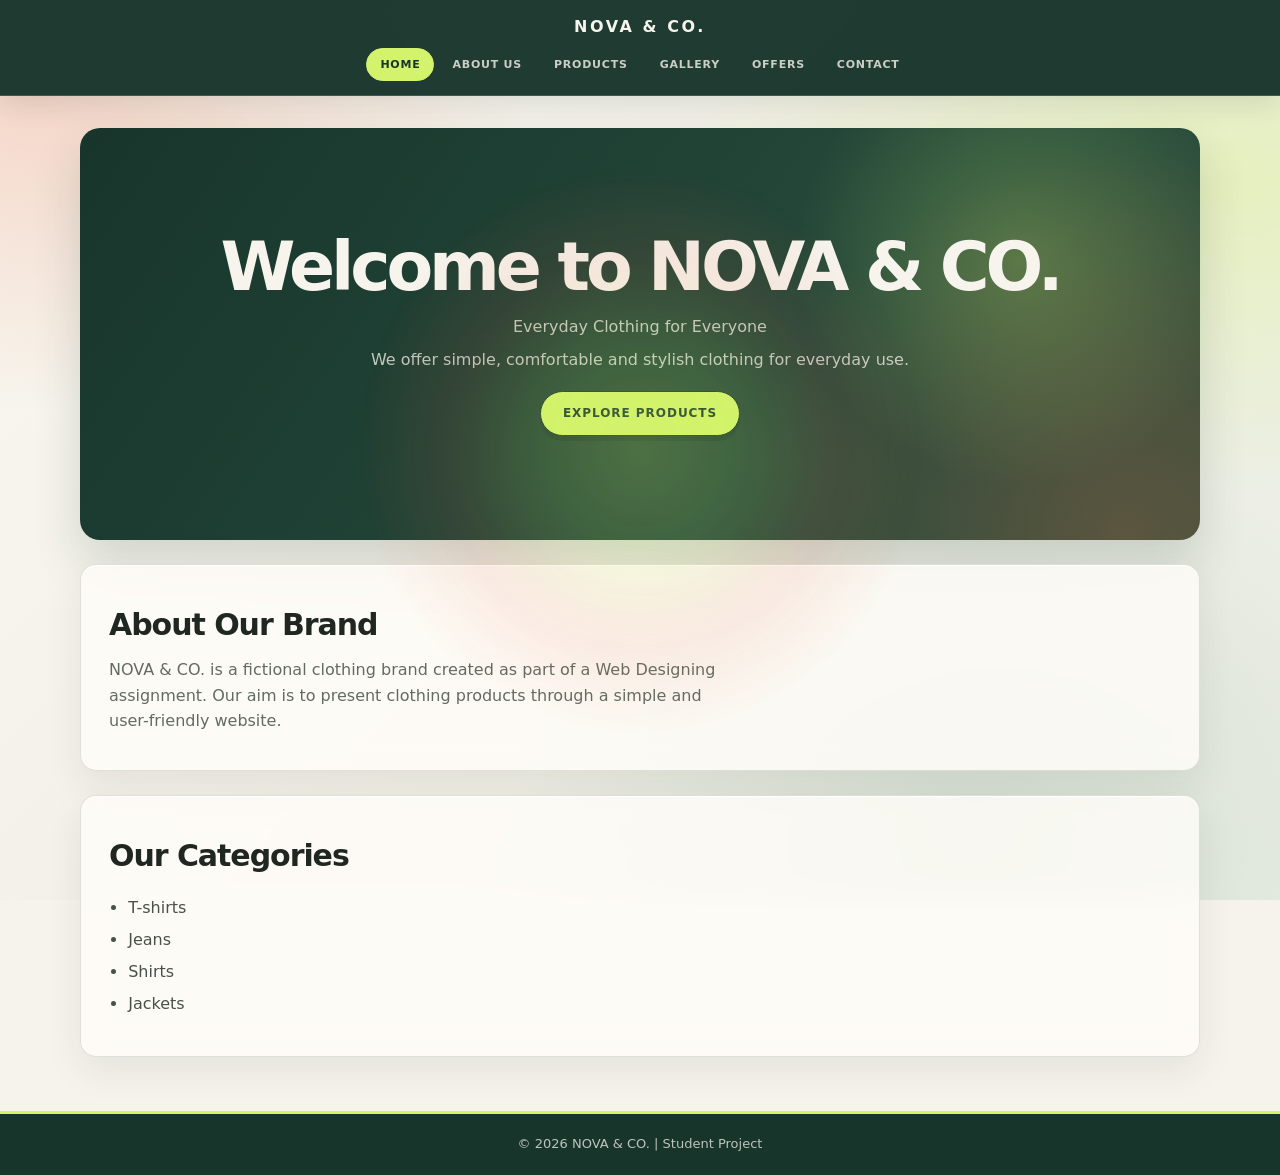
<file: index.html>
<!DOCTYPE html>
<html lang="en">
<head>
    <meta charset="UTF-8">
    <meta name="viewport" content="width=device-width, initial-scale=1.0">
    <title>NOVA & CO. | Home</title>
    <link rel="stylesheet" href="style.css">
</head>
<body>

    <header>
        <h2>NOVA & CO.</h2>

        <nav>
            <a href="index.html" aria-current="page">Home</a>
            <a href="about.html">About Us</a>
            <a href="products.html">Products</a>
            <a href="gallery.html">Gallery</a>
            <a href="offers.html">Offers</a>
            <a href="contact.html">Contact</a>
        </nav>
    </header>

    <main>
        <section class="welcome">
            <h1>Welcome to NOVA & CO.</h1>
            <p>Everyday Clothing for Everyone</p>
            <p>
                We offer simple, comfortable and stylish clothing
                for everyday use.
            </p>
            <a class="button" href="products.html">
                Explore Products
            </a>
        </section>

        <section class="intro">
            <h2>About Our Brand</h2>
            <p>
                NOVA & CO. is a fictional clothing brand created
                as part of a Web Designing assignment.
                Our aim is to present clothing products through
                a simple and user-friendly website.
            </p>
        </section>

        <section class="categories">
            <h2>Our Categories</h2>
            <ul>
                <li>T-shirts</li>
                <li>Jeans</li>
                <li>Shirts</li>
                <li>Jackets</li>
            </ul>
        </section>
    </main>

    <footer>
        <p>&copy; 2026 NOVA & CO. | Student Project</p>
    </footer>

    <script src="spotlight.js"></script>
</body>
</html>
</file>
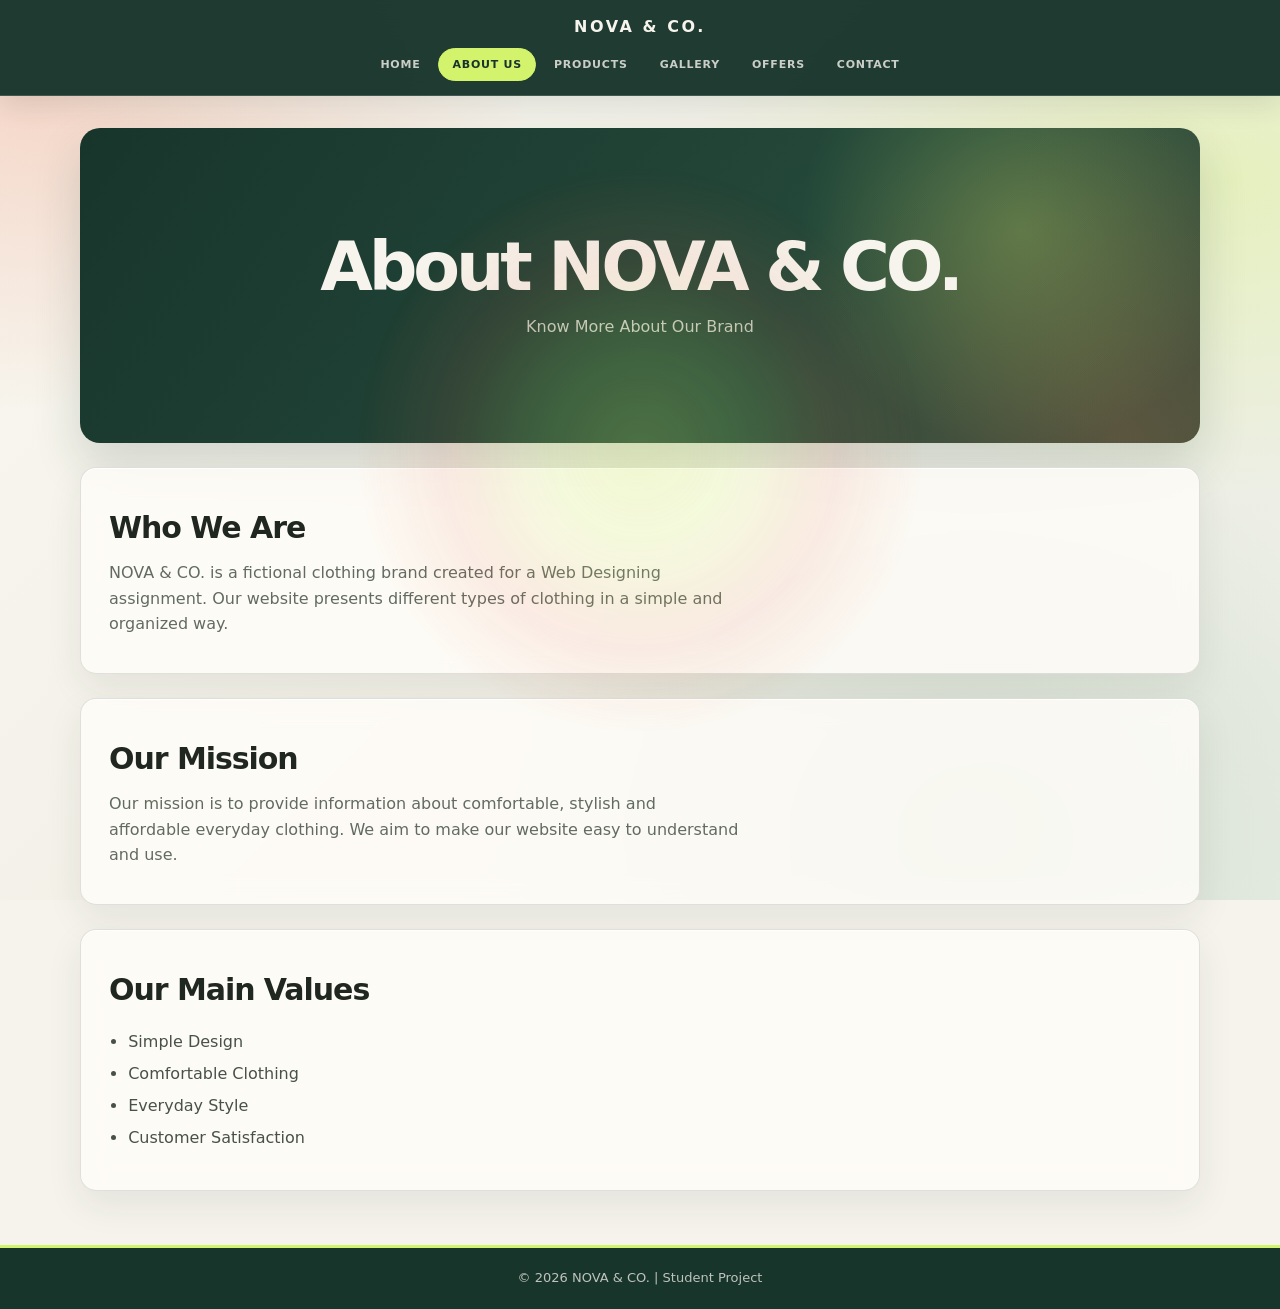
<file: about.html>
<!DOCTYPE html>
<html lang="en">
<head>
    <meta charset="UTF-8">
    <meta name="viewport" content="width=device-width, initial-scale=1.0">
    <title>About Us | NOVA & CO.</title>
    <link rel="stylesheet" href="style.css">
</head>
<body>

    <header>
        <h2>NOVA & CO.</h2>

        <nav>
            <a href="index.html">Home</a>
            <a href="about.html" aria-current="page">About Us</a>
            <a href="products.html">Products</a>
            <a href="gallery.html">Gallery</a>
            <a href="offers.html">Offers</a>
            <a href="contact.html">Contact</a>
        </nav>
    </header>

    <main>
        <section class="welcome">
            <h1>About NOVA & CO.</h1>
            <p>Know More About Our Brand</p>
        </section>

        <section class="intro">
            <h2>Who We Are</h2>
            <p>
                NOVA & CO. is a fictional clothing brand created
                for a Web Designing assignment.
                Our website presents different types of clothing
                in a simple and organized way.
            </p>
        </section>

        <section class="intro">
            <h2>Our Mission</h2>
            <p>
                Our mission is to provide information about
                comfortable, stylish and affordable everyday clothing.
                We aim to make our website easy to understand and use.
            </p>
        </section>

        <section class="categories">
            <h2>Our Main Values</h2>
            <ul>
                <li>Simple Design</li>
                <li>Comfortable Clothing</li>
                <li>Everyday Style</li>
                <li>Customer Satisfaction</li>
            </ul>
        </section>
    </main>

    <footer>
        <p>&copy; 2026 NOVA & CO. | Student Project</p>
    </footer>

    <script src="spotlight.js"></script>
</body>
</html>
</file>
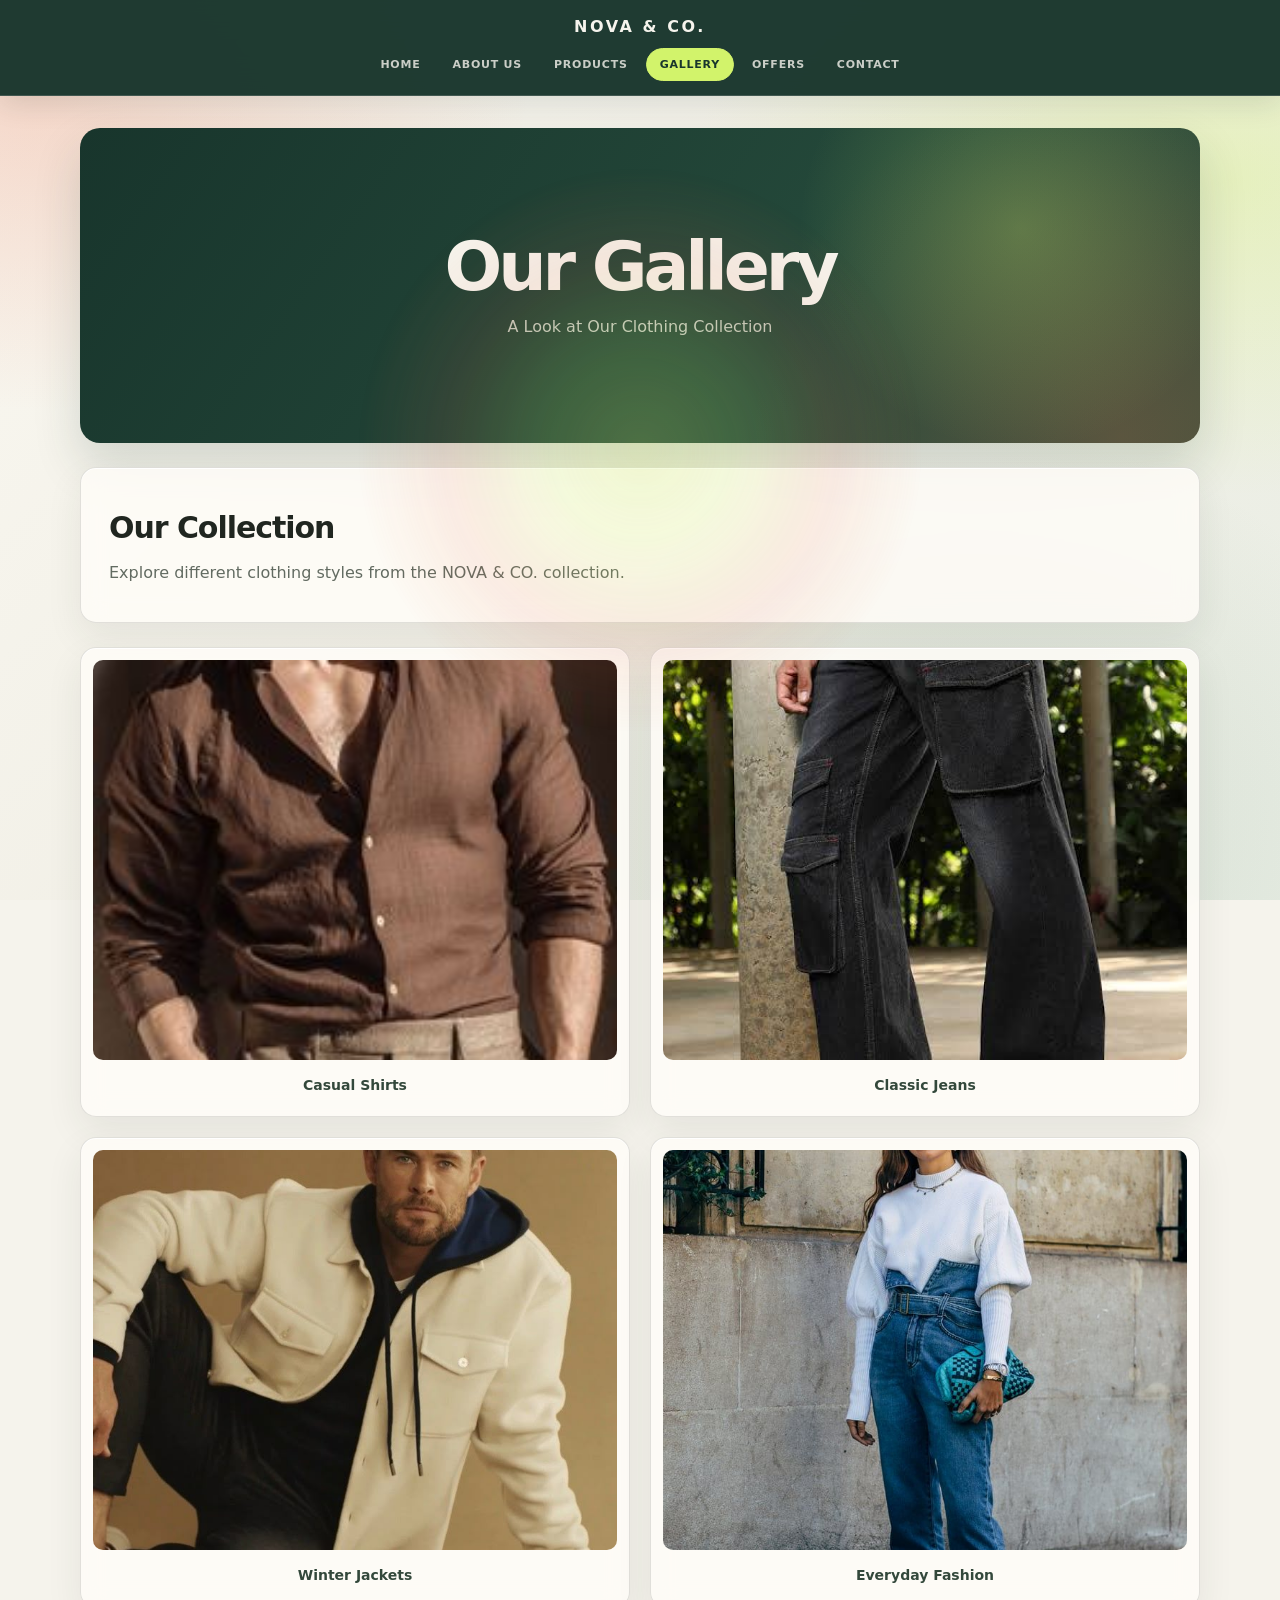
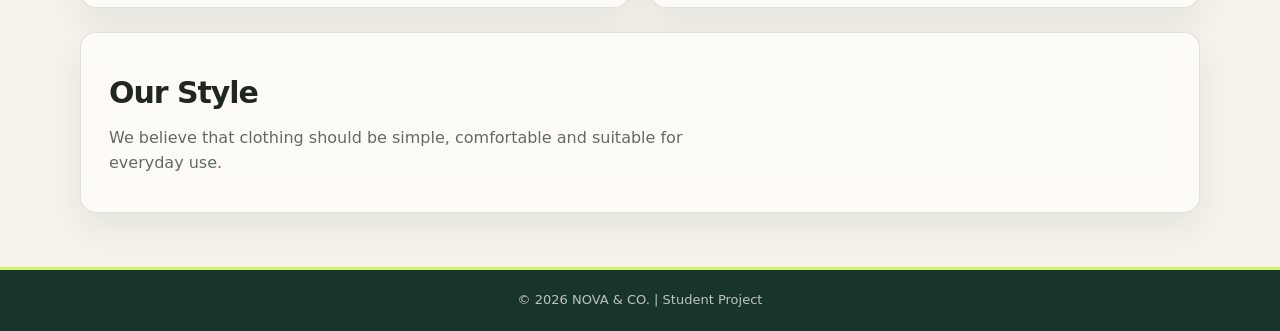
<file: gallery.html>
<!DOCTYPE html>
<html lang="en">
<head>
    <meta charset="UTF-8">
    <meta name="viewport" content="width=device-width, initial-scale=1.0">
    <title>Gallery | NOVA & CO.</title>
    <link rel="stylesheet" href="style.css">
</head>
<body>

    <header>
        <h2>NOVA & CO.</h2>

        <nav>
            <a href="index.html">Home</a>
            <a href="about.html">About Us</a>
            <a href="products.html">Products</a>
            <a href="gallery.html" aria-current="page">Gallery</a>
            <a href="offers.html">Offers</a>
            <a href="contact.html">Contact</a>
        </nav>
    </header>

    <main>
        <section class="welcome">
            <h1>Our Gallery</h1>
            <p>A Look at Our Clothing Collection</p>
        </section>

        <section class="intro">
            <h2>Our Collection</h2>
            <p>
                Explore different clothing styles from
                the NOVA & CO. collection.
            </p>
        </section>

        <section class="gallery">
            <div class="photo">
                <img src="images/shirt.jpg" alt="Casual shirt">
                <p>Casual Shirts</p>
            </div>

            <div class="photo">
                <img src="images/jeans.jpg" alt="Blue jeans">
                <p>Classic Jeans</p>
            </div>

            <div class="photo">
                <img src="images/jacket.jpg" alt="Jacket">
                <p>Winter Jackets</p>
            </div>

            <div class="photo">
                <img src="images/fashion.jpg" alt="Clothing collection">
                <p>Everyday Fashion</p>
            </div>
        </section>

        <section class="intro">
            <h2>Our Style</h2>
            <p>
                We believe that clothing should be simple,
                comfortable and suitable for everyday use.
            </p>
        </section>
    </main>

    <footer>
        <p>&copy; 2026 NOVA & CO. | Student Project</p>
    </footer>

    <script src="spotlight.js"></script>
</body>
</html>
</file>
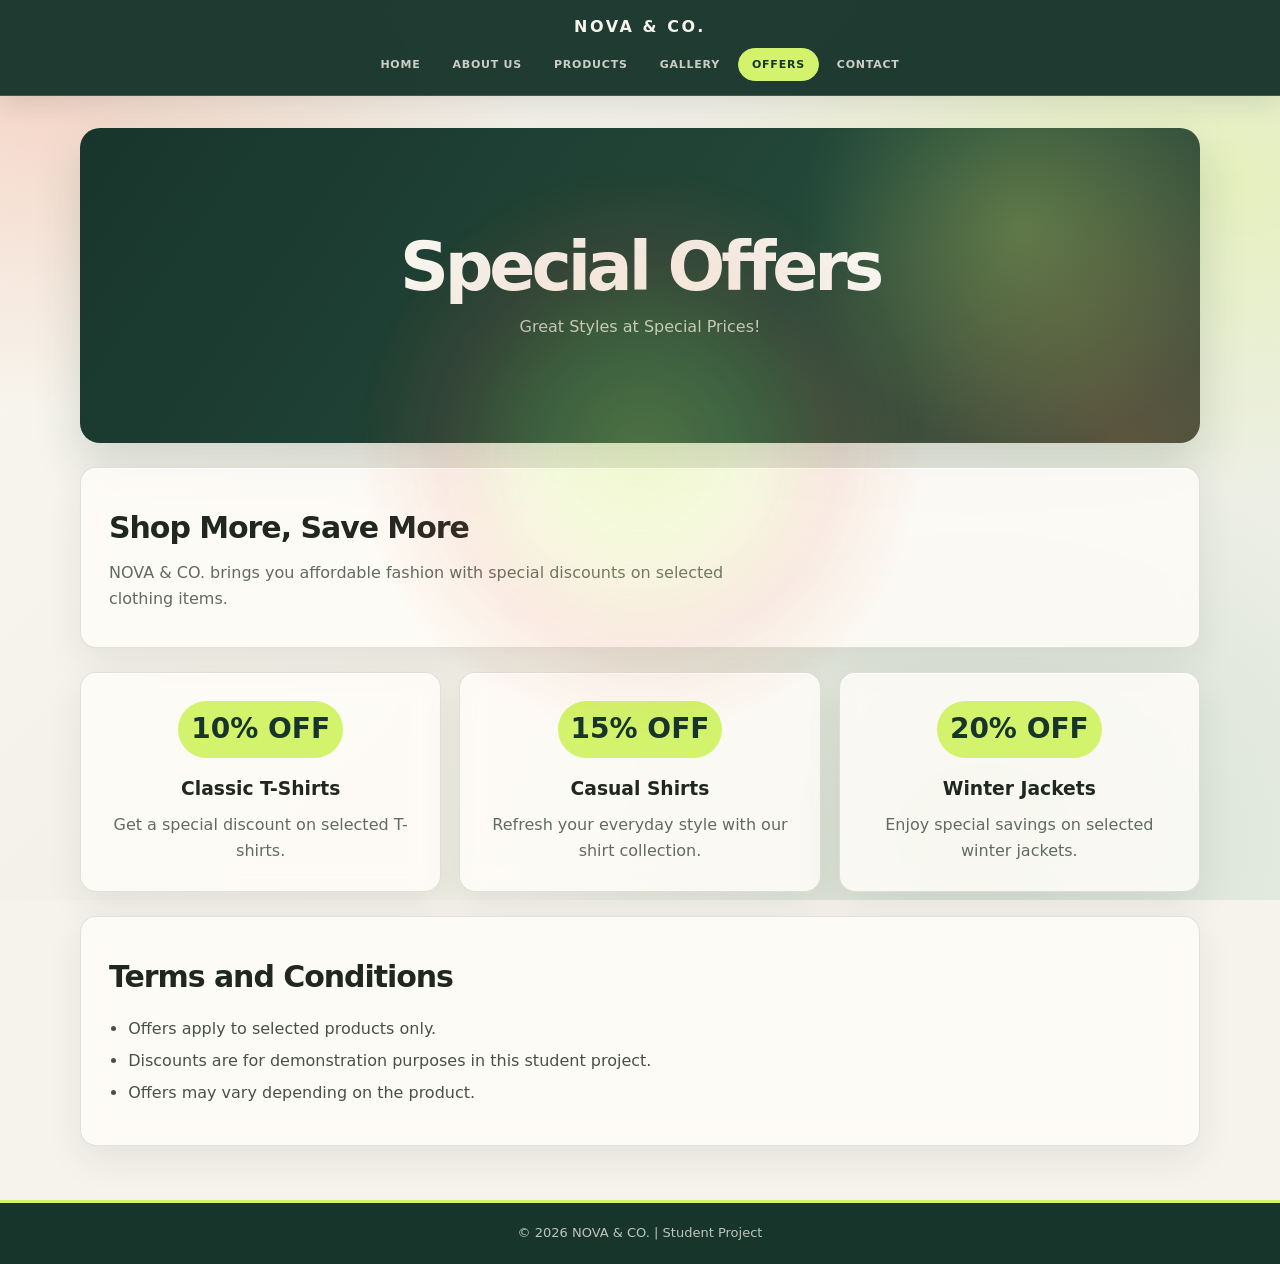
<file: offers.html>
<!DOCTYPE html>
<html lang="en">
<head>
    <meta charset="UTF-8">
    <meta name="viewport" content="width=device-width, initial-scale=1.0">
    <title>Offers | NOVA & CO.</title>
    <link rel="stylesheet" href="style.css">
</head>

<body>

<header>
    <h2>NOVA & CO.</h2>

    <nav>
        <a href="index.html">Home</a>
        <a href="about.html">About Us</a>
        <a href="products.html">Products</a>
        <a href="gallery.html">Gallery</a>
        <a href="offers.html" aria-current="page">Offers</a>
        <a href="contact.html">Contact</a>
    </nav>
</header>

<main>

    <section class="welcome">
        <h1>Special Offers</h1>
        <p>Great Styles at Special Prices!</p>
    </section>

    <section class="intro">
        <h2>Shop More, Save More</h2>
        <p>
            NOVA & CO. brings you affordable fashion with special
            discounts on selected clothing items.
        </p>
    </section>

    <section class="offer-list">

        <div class="offer-card">
            <h2>10% OFF</h2>
            <h3>Classic T-Shirts</h3>
            <p>Get a special discount on selected T-shirts.</p>
        </div>

        <div class="offer-card">
            <h2>15% OFF</h2>
            <h3>Casual Shirts</h3>
            <p>Refresh your everyday style with our shirt collection.</p>
        </div>

        <div class="offer-card">
            <h2>20% OFF</h2>
            <h3>Winter Jackets</h3>
            <p>Enjoy special savings on selected winter jackets.</p>
        </div>

    </section>

    <section class="intro">
        <h2>Terms and Conditions</h2>
        <ul>
            <li>Offers apply to selected products only.</li>
            <li>Discounts are for demonstration purposes in this student project.</li>
            <li>Offers may vary depending on the product.</li>
        </ul>
    </section>

</main>

<footer>
    <p>&copy; 2026 NOVA & CO. | Student Project</p>
</footer>

<script src="spotlight.js"></script>
</body>
</html>
</file>
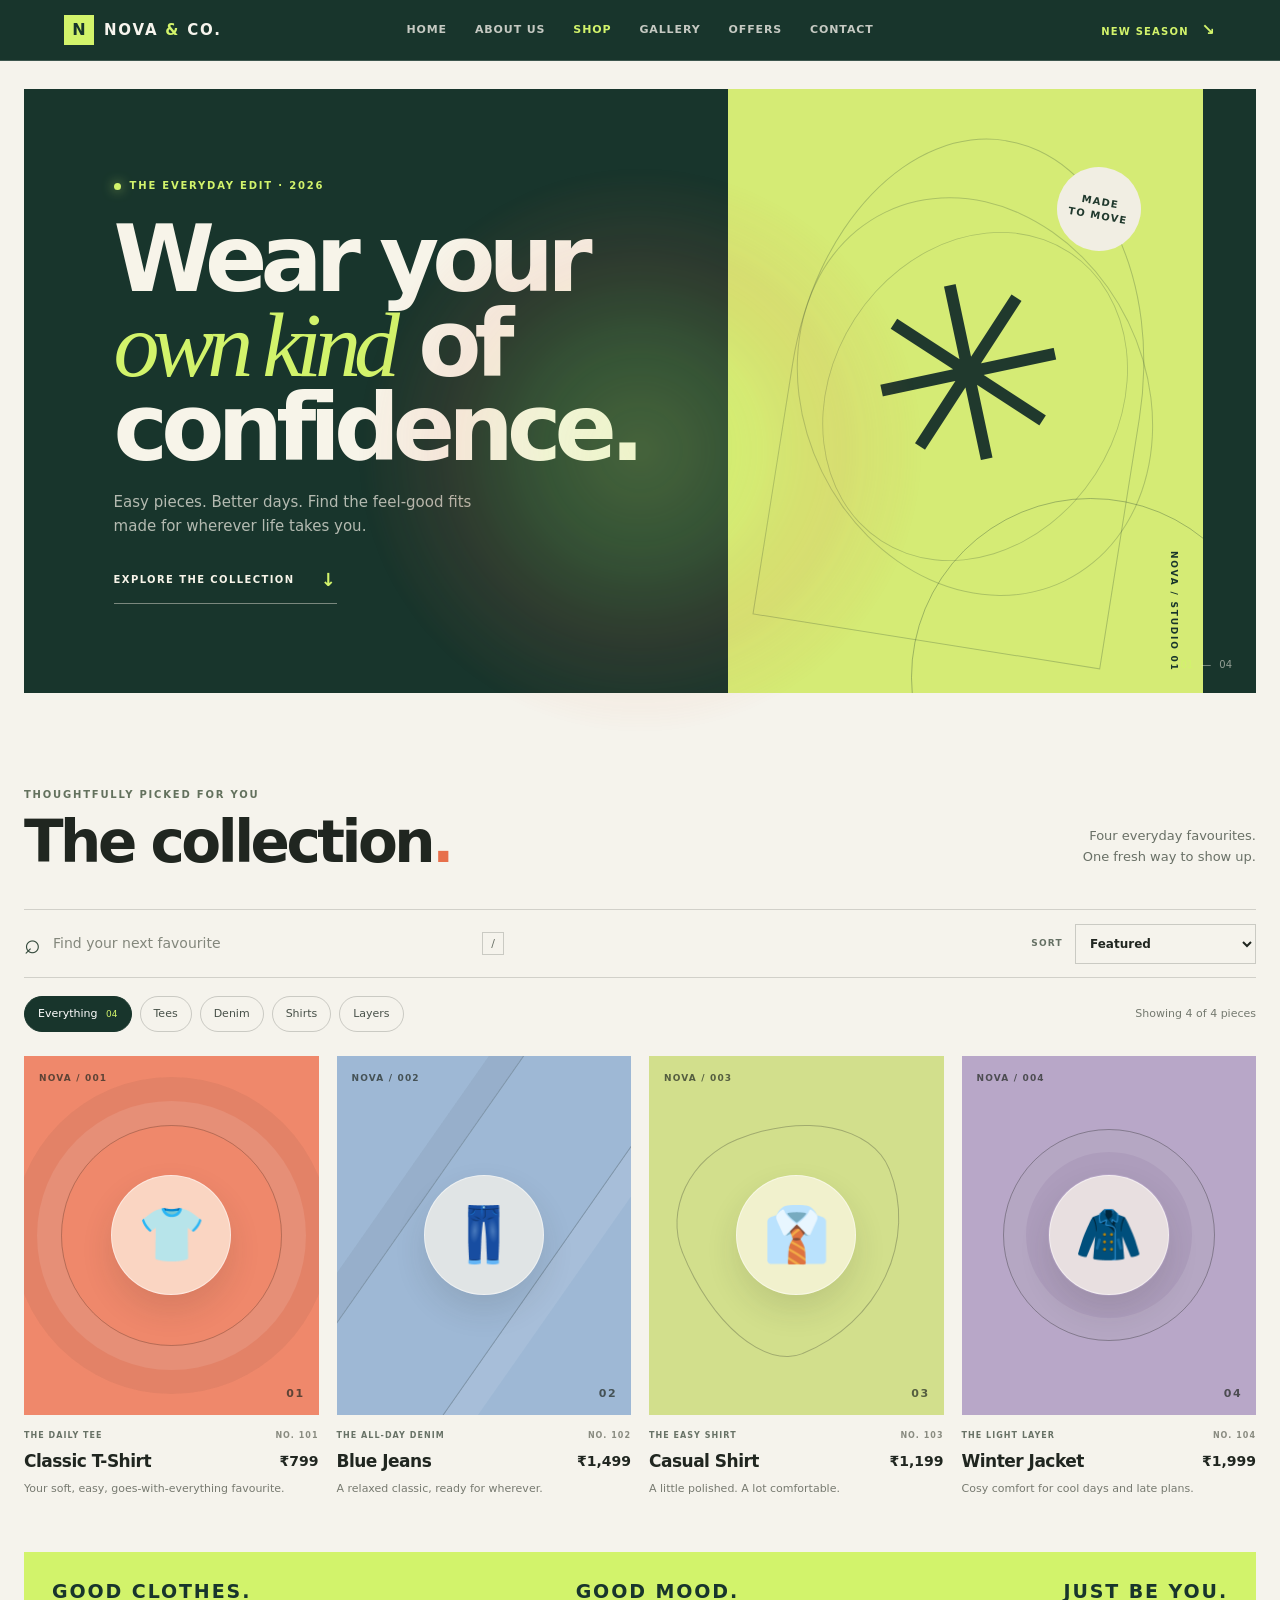
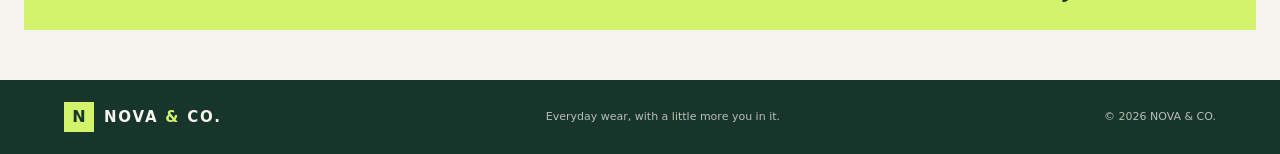
<file: products.html>
<!DOCTYPE html>
<html lang="en">
<head>
    <meta charset="UTF-8">
    <meta name="viewport" content="width=device-width, initial-scale=1.0">
    <meta name="theme-color" content="#17231f">
    <title>Shop Collection | NOVA & CO.</title>
    <link rel="stylesheet" href="style.css">
</head>
<body class="products-page">
    <header class="shop-header">
        <a class="brand" href="index.html" aria-label="NOVA and CO home"><span class="brand-mark">N</span><span>NOVA <i>&</i> CO.</span></a>
        <nav aria-label="Main navigation">
            <a href="index.html">Home</a>
            <a href="about.html">About Us</a>
            <a href="products.html" aria-current="page">Shop</a>
            <a href="gallery.html">Gallery</a>
            <a href="offers.html">Offers</a>
            <a href="contact.html">Contact</a>
        </nav>
        <a class="header-note" href="#collection">NEW SEASON <span>↘</span></a>
    </header>

    <main class="shop-main">
        <section class="shop-hero" aria-labelledby="hero-title">
            <div class="hero-copy">
                <p class="eyebrow"><span></span> THE EVERYDAY EDIT · 2026</p>
                <h1 id="hero-title">Wear your<br><em>own kind</em> of<br>confidence.</h1>
                <p class="hero-subtitle">Easy pieces. Better days. Find the feel-good fits made for wherever life takes you.</p>
                <a class="hero-link" href="#collection">EXPLORE THE COLLECTION <span>↓</span></a>
            </div>
            <div class="hero-art" aria-hidden="true">
                <span class="hero-orbit orbit-one"></span>
                <span class="hero-orbit orbit-two"></span>
                <span class="hero-sticker">MADE<br>TO MOVE</span>
                <span class="hero-garment">✳</span>
                <span class="hero-side-note">NOVA / STUDIO 01</span>
            </div>
            <div class="hero-index"><span>01</span><span>—</span><span>04</span></div>
        </section>

        <section class="collection-section" id="collection" aria-labelledby="collection-title">
            <div class="collection-heading">
                <div>
                    <p class="eyebrow dark-eyebrow">THOUGHTFULLY PICKED FOR YOU</p>
                    <h2 id="collection-title">The collection<span>.</span></h2>
                </div>
                <p class="collection-intro">Four everyday favourites.<br>One fresh way to show up.</p>
            </div>

            <div class="collection-tools">
                <label class="search-box">
                    <span class="search-icon" aria-hidden="true">⌕</span>
                    <span class="visually-hidden">Search products</span>
                    <input id="product-search" type="search" placeholder="Find your next favourite" autocomplete="off">
                    <kbd>/</kbd>
                </label>
                <label class="sort-box"><span>SORT</span>
                    <select id="price-sort" aria-label="Sort products by price">
                        <option value="default">Featured</option>
                        <option value="low">Price: low to high</option>
                        <option value="high">Price: high to low</option>
                    </select>
                </label>
            </div>

            <div class="category-chips" role="group" aria-label="Filter products by category">
                <button class="category-chip is-active" type="button" data-category="all" aria-pressed="true">Everything <span>04</span></button>
                <button class="category-chip" type="button" data-category="t-shirt" aria-pressed="false">Tees</button>
                <button class="category-chip" type="button" data-category="jeans" aria-pressed="false">Denim</button>
                <button class="category-chip" type="button" data-category="shirt" aria-pressed="false">Shirts</button>
                <button class="category-chip" type="button" data-category="jacket" aria-pressed="false">Layers</button>
                <p id="product-count" aria-live="polite">Showing all 4 pieces</p>
            </div>

            <div class="product-grid" id="product-grid">
                <article class="product-card" data-category="t-shirt" data-price="799">
                    <div class="product-art art-coral" aria-hidden="true">
                        <span class="art-caption">NOVA / 001</span><span class="art-shape shape-disc"></span><span class="garment-icon">👕</span><span class="art-index">01</span>
                    </div>
                    <div class="product-meta"><span class="product-category">THE DAILY TEE</span><span class="product-code">NO. 101</span></div>
                    <div class="product-title-row"><h3>Classic T-Shirt</h3><span class="product-price">₹799</span></div>
                    <p class="product-description">Your soft, easy, goes-with-everything favourite.</p>
                </article>

                <article class="product-card" data-category="jeans" data-price="1499">
                    <div class="product-art art-blue" aria-hidden="true">
                        <span class="art-caption">NOVA / 002</span><span class="art-shape shape-stripe"></span><span class="garment-icon">👖</span><span class="art-index">02</span>
                    </div>
                    <div class="product-meta"><span class="product-category">THE ALL-DAY DENIM</span><span class="product-code">NO. 102</span></div>
                    <div class="product-title-row"><h3>Blue Jeans</h3><span class="product-price">₹1,499</span></div>
                    <p class="product-description">A relaxed classic, ready for wherever.</p>
                </article>

                <article class="product-card" data-category="shirt" data-price="1199">
                    <div class="product-art art-lime" aria-hidden="true">
                        <span class="art-caption">NOVA / 003</span><span class="art-shape shape-blob"></span><span class="garment-icon">👔</span><span class="art-index">03</span>
                    </div>
                    <div class="product-meta"><span class="product-category">THE EASY SHIRT</span><span class="product-code">NO. 103</span></div>
                    <div class="product-title-row"><h3>Casual Shirt</h3><span class="product-price">₹1,199</span></div>
                    <p class="product-description">A little polished. A lot comfortable.</p>
                </article>

                <article class="product-card" data-category="jacket" data-price="1999">
                    <div class="product-art art-lilac" aria-hidden="true">
                        <span class="art-caption">NOVA / 004</span><span class="art-shape shape-ring"></span><span class="garment-icon">🧥</span><span class="art-index">04</span>
                    </div>
                    <div class="product-meta"><span class="product-category">THE LIGHT LAYER</span><span class="product-code">NO. 104</span></div>
                    <div class="product-title-row"><h3>Winter Jacket</h3><span class="product-price">₹1,999</span></div>
                    <p class="product-description">Cosy comfort for cool days and late plans.</p>
                </article>
            </div>

            <div id="empty-state" class="empty-state" hidden>
                <span>✳</span><h3>No pieces found</h3><p>Try another search or choose a different category.</p>
                <button id="reset-filters" type="button">RESET FILTERS ↗</button>
            </div>
        </section>

        <section class="shop-note" aria-label="Our promise">
            <span>GOOD CLOTHES.</span><span>GOOD MOOD.</span><span>JUST BE YOU.</span>
        </section>
    </main>

    <footer class="shop-footer"><a class="brand footer-brand" href="index.html"><span class="brand-mark">N</span><span>NOVA <i>&</i> CO.</span></a><p>Everyday wear, with a little more you in it.</p><span>© 2026 NOVA & CO.</span></footer>
    <script src="spotlight.js"></script>
    <script src="products.js"></script>
</body>
</html>
</file>
<file: style.css>
:root {
    --paper: #f5f3ec;
    --ink: #202620;
    --accent: #e76f4b;
    --panel: rgba(255, 253, 248, 0.82);
    --edge: rgba(32, 38, 32, 0.2);
}

* {
    box-sizing: border-box;
}

body {
    margin: 0;
    min-height: 100vh;
    font-family: "Segoe UI", system-ui, sans-serif;
    color: var(--ink);
    background-color: var(--paper);
    background-image:
        radial-gradient(ellipse at 12% 16%, rgba(255, 111, 145, 0.72), transparent 34%),
        radial-gradient(ellipse at 87% 19%, rgba(255, 190, 74, 0.62), transparent 31%),
        radial-gradient(ellipse at 72% 78%, rgba(61, 202, 185, 0.64), transparent 34%),
        radial-gradient(ellipse at 18% 83%, rgba(112, 117, 235, 0.52), transparent 33%),
        linear-gradient(135deg, #f4e6eb 0%, #e8e9f7 48%, #e3f1ec 100%);
    background-attachment: fixed;
    line-height: 1.6;
}

.products-page {
    --spotlight-x: 50vw;
    --spotlight-y: 28vh;
    background-color: #e9dfd0;
    background-image:
        radial-gradient(ellipse at 4% 16%, rgba(231, 83, 57, 0.95), transparent 32%),
        radial-gradient(ellipse at 96% 12%, rgba(246, 180, 52, 0.9), transparent 31%),
        radial-gradient(ellipse at 88% 82%, rgba(36, 112, 105, 0.88), transparent 36%),
        radial-gradient(ellipse at 8% 94%, rgba(68, 87, 157, 0.78), transparent 34%),
        linear-gradient(135deg, #f2e6d2 0%, #f2c5a4 48%, #c9d8bd 100%);
    background-attachment: fixed;
}

.products-page::before {
    position: fixed;
    z-index: 0;
    inset: 0;
    background: radial-gradient(430px circle at var(--spotlight-x) var(--spotlight-y), rgba(255, 255, 255, 0.62), rgba(255, 212, 117, 0.2) 42%, transparent 74%);
    content: "";
    pointer-events: none;
    transition: background-position 140ms ease-out;
}

.products-page main,
.products-page footer {
    position: relative;
    z-index: 1;
}

.products-page .welcome,
.products-page .intro,
.products-page .categories,
.products-page .product-list {
    color: #292a31;
    border-color: rgba(56, 58, 49, 0.25);
    background: rgba(255, 253, 248, 0.58);
    border-radius: 18px;
    -webkit-backdrop-filter: blur(14px) saturate(1.15);
    backdrop-filter: blur(14px) saturate(1.15);
    box-shadow: 0 18px 42px rgba(68, 57, 42, 0.12), inset 0 1px 0 rgba(255, 255, 255, 0.86);
    transition: transform 180ms ease, box-shadow 180ms ease;
}

.products-page .welcome:hover,
.products-page .intro:hover,
.products-page .categories:hover,
.products-page .product-list:hover {
    transform: translateY(-2px);
    box-shadow: 0 22px 50px rgba(68, 57, 42, 0.18), inset 0 1px 0 rgba(255, 255, 255, 0.92);
}

.products-page .welcome p,
.products-page .intro p,
.products-page .product-count {
    color: #62645e;
}

.products-page .product-controls label span {
    color: #44463f;
}

.products-page header {
    color: #f7f3e9;
    border-color: #293c35;
    background: rgba(38, 55, 48, 0.96);
    box-shadow: 0 8px 28px rgba(43, 48, 38, 0.2);
}

.products-page nav a {
    color: #f7f3e9;
}

.products-page nav a:hover {
    background: linear-gradient(115deg, #de9368, #e8bd7b);
    color: #292a31;
    border-color: #f1cf9a;
}

::selection {
    background: var(--accent);
    color: var(--ink);
}

a:focus-visible,
button:focus-visible,
input:focus-visible,
select:focus-visible,
textarea:focus-visible {
    outline: 2px solid var(--accent);
    outline-offset: 3px;
}

header,
footer,
.welcome,
.intro,
.categories,
.product-list,
.offer-card,
.photo,
.contact-form {
    border: 2px solid var(--edge);
    background: var(--panel);
    -webkit-backdrop-filter: blur(18px) saturate(1.35);
    backdrop-filter: blur(18px) saturate(1.35);
    box-shadow: 7px 7px 0 var(--ink), inset 0 1px 0 rgba(255, 255, 255, 0.72);
}

header {
    position: sticky;
    top: 0;
    z-index: 10;
    padding: 18px 20px 14px;
    text-align: center;
    border-radius: 0;
}

header h2 {
    margin: 0;
    font-size: 15px;
    font-weight: 700;
    letter-spacing: 0.18em;
    text-transform: uppercase;
}

nav {
    display: flex;
    flex-wrap: wrap;
    justify-content: center;
    gap: 6px 8px;
    margin-top: 12px;
}

nav a {
    display: inline-block;
    padding: 7px 14px;
    border-radius: 0;
    color: var(--ink);
    font-size: 14px;
    text-decoration: none;
    border: 1px solid transparent;
    font-weight: 700;
    text-transform: uppercase;
    transition: background-color 0.15s ease, color 0.15s ease;
}

nav a:hover {
    background: linear-gradient(115deg, #ff5b72, #ff9a55 58%, #ffc857);
    color: var(--ink);
    border-color: var(--ink);
}

main {
    width: min(1040px, calc(100% - 36px));
    margin: 28px auto 48px;
    display: flex;
    flex-direction: column;
    gap: 22px;
}

.welcome,
.intro,
.categories,
.product-list {
    padding: 36px 28px;
    text-align: center;
    border-radius: 0;
}

.welcome {
    padding: 72px 28px;
}

.welcome h1 {
    margin: 0 0 8px;
    font-size: clamp(26px, 7vw, 46px);
    line-height: 1.15;
    letter-spacing: -0.03em;
}

.welcome p,
.intro p,
.categories p,
.offer-card p {
    margin: 8px auto 0;
    max-width: 62ch;
    color: #4b4e60;
}

h2, h3 {
    margin: 0;
    font-weight: 600;
}

.button,
.contact-form button {
    display: inline-block;
    margin-top: 18px;
    padding: 12px 24px;
    border: 2px solid var(--ink);
    border-radius: 0;
    background: linear-gradient(115deg, #ff5b72, #ff9a55 58%, #ffc857);
    color: var(--ink);
    font-family: inherit;
    font-size: 15px;
    font-weight: 700;
    text-decoration: none;
    cursor: pointer;
    transition: background-color 0.15s ease, color 0.15s ease, transform 0.15s ease;
}

.button:hover,
.contact-form button:hover {
    background: linear-gradient(115deg, #20223b, #34305a);
    color: #ffffff;
    transform: translate(-2px, -2px);
    box-shadow: 4px 4px 0 var(--accent);
}

.categories ul,
.intro ul {
    display: inline-block;
    margin: 14px 0 0;
    padding-left: 1.2rem;
    text-align: left;
    line-height: 2;
}

footer {
    padding: 18px;
    text-align: center;
    font-size: 13px;
    color: var(--panel);
    background: linear-gradient(115deg, rgba(32, 34, 59, 0.94), rgba(52, 48, 90, 0.92));
    border: 2px solid var(--ink);
    border-radius: 0;
    box-shadow: 7px 7px 0 #35b9a8;
}

footer p {
    margin: 0;
}

.product-list {
    padding-bottom: 28px;
}

.product-controls {
    display: grid;
    grid-template-columns: repeat(3, minmax(0, 1fr));
    gap: 12px;
    margin: 20px auto 0;
    text-align: left;
}

.product-controls label span {
    display: block;
    margin-bottom: 5px;
    font-size: 13px;
    font-weight: 700;
}

.product-controls input,
.product-controls select {
    width: 100%;
    min-height: 44px;
    padding: 9px 11px;
    border: 2px solid var(--ink);
    border-radius: 0;
    background: rgba(255, 255, 255, 0.72);
    color: var(--ink);
    font: inherit;
}

.product-count {
    margin: 12px 0 0;
    text-align: left;
    font-size: 14px;
    color: #4b4e60;
}

.product-empty td {
    padding: 22px 12px;
    font-weight: 700;
}

table {
    width: 100%;
    margin: 18px auto 0;
    border-collapse: separate;
    border-spacing: 0;
    overflow: hidden;
    border-radius: 14px;
}

.products-page table {
    border: 1px solid rgba(56, 58, 49, 0.16);
    background: rgba(255, 255, 255, 0.48);
    color: #292a31;
    box-shadow: 0 12px 28px rgba(68, 57, 42, 0.08);
}

.products-page th,
.products-page td {
    border-bottom-color: rgba(56, 58, 49, 0.14);
}

.products-page thead th {
    background: linear-gradient(110deg, #e7b18c, #e5d5a9);
    color: #292a31;
}

.products-page tbody tr:not(.product-empty) {
    transition: background-color 160ms ease, color 160ms ease;
}

.products-page tbody tr:not(.product-empty):hover td {
    background-color: rgba(218, 145, 103, 0.14);
}

.products-page .product-empty td {
    color: #44463f;
}

.products-page tbody td:last-child {
    font-weight: 700;
}

th, td {
    padding: 13px 12px;
    border-bottom: 1px solid rgba(32, 34, 59, 0.2);
    text-align: center;
}

th {
    background-color: rgba(255, 255, 255, 0.52);
    font-weight: 700;
}

tr:last-child td {
    border-bottom: none;
}

tr:hover td {
    background-color: rgba(255, 91, 114, 0.2);
}

.gallery {
    display: grid;
    grid-template-columns: repeat(2, 1fr);
    gap: 22px;
}

.photo {
    padding: 12px 12px 16px;
    text-align: center;
    border-radius: 0;
    transition: transform 0.2s ease;
}

.photo:hover,
.offer-card:hover {
    transform: translateY(-4px);
}

.photo img {
    width: 100%;
    height: 420px;
    object-fit: cover;
    display: block;
    border: 2px solid var(--ink);
    border-radius: 0;
}

.photo p {
    margin: 12px 0 4px;
    font-weight: 700;
}

.offer-list {
    display: grid;
    grid-template-columns: repeat(3, 1fr);
    gap: 22px;
}

.offer-card {
    padding: 28px 18px;
    text-align: center;
    border-radius: 0;
    transition: transform 0.2s ease;
}

.offer-card h2 {
    display: inline-block;
    padding: 0 7px;
    background: linear-gradient(110deg, #ff5b72, #ffad55);
    font-size: 32px;
    color: var(--ink);
}

.offer-card h3 {
    margin-top: 8px;
    color: var(--ink);
}

.contact-form {
    width: min(600px, 100%);
    margin: 0 auto;
    padding: 28px;
    border-radius: 0;
}

.contact-form label {
    display: block;
    margin-top: 15px;
    margin-bottom: 6px;
    font-weight: 700;
}

.contact-form input,
.contact-form select,
.contact-form textarea {
    width: 100%;
    padding: 12px 14px;
    border: 2px solid var(--ink);
    border-radius: 0;
    background: rgba(255, 255, 255, 0.52);
    color: var(--ink);
    font-family: inherit;
    font-size: 15px;
}

.contact-form input::placeholder,
.contact-form textarea::placeholder {
    color: #626477;
}

.contact-form textarea {
    resize: vertical;
}

.contact-form button {
    margin-top: 20px;
}

@media (max-width: 800px) {
    .offer-list {
        grid-template-columns: 1fr;
    }
}

@media (max-width: 600px) {
    header {
        padding-left: 10px;
        padding-right: 10px;
    }

    header h2 {
        letter-spacing: 0.22em;
    }

    nav a {
        padding: 6px 10px;
        font-size: 13px;
    }

    main {
        width: calc(100% - 24px);
        margin: 18px auto 32px;
    }

    .welcome {
        padding: 42px 16px;
    }

    .intro,
    .categories,
    .product-list,
    .contact-form {
        padding: 22px 16px;
    }

    .gallery {
        grid-template-columns: 1fr;
    }

    .product-controls {
        grid-template-columns: 1fr;
    }

    .photo img {
        height: 280px;
    }

    table {
        font-size: 13px;
    }

    th, td {
        padding: 8px 4px;
    }
}

@media (prefers-reduced-motion: reduce) {
    .products-page *,
    .products-page *::before,
    .products-page *::after {
        scroll-behavior: auto !important;
        transition-duration: 0.01ms !important;
    }
}

@supports not ((backdrop-filter: blur(1px)) or (-webkit-backdrop-filter: blur(1px))) {
    header,
    footer,
    .welcome,
    .intro,
    .categories,
    .product-list,
    .offer-card,
    .photo,
    .contact-form {
        background: rgba(255, 255, 255, 0.92);
    }
}

/* Products page: bold editorial shop layout */
.products-page {
    --shop-ink: #202620;
    --shop-green: #18352c;
    --shop-lime: #d2f36b;
    --shop-paper: #f5f3ec;
    color: var(--shop-ink);
    background: var(--shop-paper);
}

.products-page [hidden] {
    display: none !important;
}

.products-page::before {
    display: none;
}

.products-page .shop-header {
    position: sticky;
    top: 0;
    display: grid;
    grid-template-columns: 1fr auto 1fr;
    align-items: center;
    gap: 20px;
    padding: 12px clamp(18px, 5vw, 72px);
    text-align: left;
    color: #f6f4ed;
    background: var(--shop-green);
    border: 0;
    border-bottom: 1px solid rgba(255, 255, 255, 0.16);
    box-shadow: none;
    -webkit-backdrop-filter: none;
    backdrop-filter: none;
}

.products-page .brand {
    display: inline-flex;
    align-items: center;
    gap: 10px;
    width: fit-content;
    color: inherit;
    font-size: 15px;
    font-weight: 800;
    letter-spacing: 0.12em;
    text-decoration: none;
}

.products-page .brand i {
    color: var(--shop-lime);
    font-style: normal;
}

.products-page .brand-mark {
    display: grid;
    width: 30px;
    height: 30px;
    place-items: center;
    background: var(--shop-lime);
    color: var(--shop-green);
    font-size: 16px;
    letter-spacing: 0;
}

.products-page .shop-header nav {
    display: flex;
    flex-wrap: wrap;
    justify-content: center;
    gap: 4px;
    margin: 0;
}

.products-page .shop-header nav a {
    padding: 8px 11px;
    color: rgba(246, 244, 237, 0.78);
    font-size: 11px;
    font-weight: 700;
    letter-spacing: 0.08em;
}

.products-page .shop-header nav a[aria-current="page"],
.products-page .shop-header nav a:hover {
    color: var(--shop-lime);
    background: transparent;
    border-color: transparent;
}

.products-page .header-note {
    justify-self: end;
    color: var(--shop-lime);
    font-size: 10px;
    font-weight: 800;
    letter-spacing: 0.12em;
    text-decoration: none;
}

.products-page .header-note span {
    margin-left: 8px;
    font-size: 16px;
}

.products-page .shop-main {
    display: block;
    width: min(1320px, calc(100% - 48px));
    margin: 28px auto 50px;
}

.products-page .shop-hero {
    position: relative;
    display: grid;
    min-height: 510px;
    grid-template-columns: 1fr 0.9fr;
    overflow: hidden;
    background: var(--shop-green);
    color: #f7f4e9;
}

.products-page .hero-copy {
    z-index: 1;
    align-self: center;
    padding: clamp(34px, 7vw, 92px);
}

.products-page .eyebrow {
    display: flex;
    align-items: center;
    gap: 9px;
    margin: 0;
    color: var(--shop-lime);
    font-size: 10px;
    font-weight: 800;
    letter-spacing: 0.18em;
}

.products-page .eyebrow > span {
    width: 7px;
    height: 7px;
    border-radius: 50%;
    background: var(--shop-lime);
    box-shadow: 0 0 12px rgba(210, 243, 107, 0.7);
}

.products-page .shop-hero h1 {
    margin: 24px 0 18px;
    font-size: clamp(48px, 7.4vw, 92px);
    font-weight: 650;
    letter-spacing: -0.075em;
    line-height: 0.92;
}

.products-page .shop-hero h1 em {
    color: var(--shop-lime);
    font-family: Georgia, serif;
    font-weight: 400;
}

.products-page .hero-subtitle {
    max-width: 390px;
    margin: 0;
    color: rgba(247, 244, 233, 0.7);
    font-size: 15px;
}

.products-page .hero-link {
    display: inline-flex;
    align-items: center;
    gap: 26px;
    margin-top: 28px;
    padding-bottom: 8px;
    color: #f7f4e9;
    border-bottom: 1px solid rgba(247, 244, 233, 0.44);
    font-size: 10px;
    font-weight: 800;
    letter-spacing: 0.14em;
    text-decoration: none;
}

.products-page .hero-link span {
    color: var(--shop-lime);
    font-size: 18px;
}

.products-page .hero-art {
    position: relative;
    min-height: 100%;
    overflow: hidden;
    background: #d5eb75;
    color: var(--shop-green);
}

.products-page .hero-art::before,
.products-page .hero-art::after {
    position: absolute;
    content: "";
}

.products-page .hero-art::before {
    inset: 8% 13%;
    border: 1px solid rgba(24, 53, 44, 0.24);
    border-radius: 50% 50% 0 0;
    transform: rotate(9deg);
}

.products-page .hero-art::after {
    right: -14%;
    bottom: -27%;
    width: 75%;
    aspect-ratio: 1;
    border: 1px solid rgba(24, 53, 44, 0.3);
    border-radius: 50%;
}

.products-page .hero-orbit {
    position: absolute;
    left: 16%;
    top: 17%;
    width: 72%;
    height: 68%;
    border: 1px solid rgba(24, 53, 44, 0.22);
    border-radius: 50%;
    transform: rotate(-26deg);
}

.products-page .orbit-two {
    transform: rotate(33deg) scale(0.84);
}

.products-page .hero-garment {
    position: absolute;
    top: 48%;
    left: 51%;
    color: #20392d;
    font-family: Georgia, serif;
    font-size: clamp(110px, 19vw, 250px);
    line-height: 1;
    transform: translate(-50%, -50%) rotate(-12deg);
}

.products-page .hero-sticker {
    position: absolute;
    top: 13%;
    right: 13%;
    display: grid;
    width: 84px;
    height: 84px;
    place-content: center;
    border-radius: 50%;
    background: #f1eee3;
    color: #20392d;
    font-size: 10px;
    font-weight: 900;
    letter-spacing: 0.12em;
    line-height: 1.4;
    text-align: center;
    transform: rotate(10deg);
}

.products-page .hero-side-note {
    position: absolute;
    right: 22px;
    bottom: 22px;
    font-size: 9px;
    font-weight: 800;
    letter-spacing: 0.2em;
    writing-mode: vertical-rl;
}

.products-page .hero-index {
    position: absolute;
    right: 24px;
    bottom: 20px;
    z-index: 2;
    display: flex;
    gap: 8px;
    color: rgba(247, 244, 233, 0.55);
    font-size: 10px;
}

.products-page .hero-index span:first-child {
    color: var(--shop-lime);
}

.products-page .collection-section {
    padding: clamp(48px, 8vw, 94px) 0 54px;
}

.products-page .collection-heading {
    display: flex;
    align-items: end;
    justify-content: space-between;
    gap: 20px;
}

.products-page .dark-eyebrow {
    color: #63715d;
}

.products-page .dark-eyebrow > span {
    display: none;
}

.products-page .collection-heading h2 {
    margin-top: 10px;
    font-size: clamp(36px, 5vw, 58px);
    font-weight: 650;
    letter-spacing: -0.06em;
    line-height: 1;
}

.products-page .collection-heading h2 span {
    color: #e76f4b;
}

.products-page .collection-intro {
    margin: 0 0 4px;
    color: #697066;
    font-size: 13px;
    text-align: right;
}

.products-page .collection-tools {
    display: flex;
    align-items: center;
    justify-content: space-between;
    gap: 18px;
    margin-top: 38px;
    padding: 12px 0;
    border-top: 1px solid rgba(32, 38, 32, 0.17);
    border-bottom: 1px solid rgba(32, 38, 32, 0.17);
}

.products-page .search-box {
    display: flex;
    align-items: center;
    gap: 12px;
    width: min(480px, 100%);
}

.products-page .search-icon {
    color: #344a3c;
    font-size: 28px;
    line-height: 1;
}

.products-page .search-box input {
    width: 100%;
    padding: 10px 0;
    border: 0;
    outline: 0;
    background: transparent;
    color: var(--shop-ink);
    font: inherit;
    font-size: 14px;
}

.products-page .search-box input::placeholder {
    color: #83877c;
}

.products-page .search-box kbd {
    padding: 2px 8px;
    border: 1px solid rgba(32, 38, 32, 0.2);
    color: #697066;
    font: inherit;
    font-size: 11px;
}

.products-page .sort-box {
    display: flex;
    align-items: center;
    gap: 12px;
    color: #657064;
    font-size: 9px;
    font-weight: 800;
    letter-spacing: 0.14em;
}

.products-page .sort-box select {
    min-height: 40px;
    padding: 7px 30px 7px 10px;
    border: 1px solid rgba(32, 38, 32, 0.2);
    border-radius: 0;
    background: transparent;
    color: var(--shop-ink);
    font: inherit;
    font-size: 12px;
    letter-spacing: 0;
}

.products-page .category-chips {
    display: flex;
    align-items: center;
    gap: 8px;
    margin: 18px 0 24px;
}

.products-page .category-chip {
    min-height: 36px;
    padding: 7px 13px;
    border: 1px solid rgba(32, 38, 32, 0.2);
    border-radius: 99px;
    background: transparent;
    color: #485149;
    font: inherit;
    font-size: 11px;
    cursor: pointer;
    transition: background 160ms ease, color 160ms ease, border-color 160ms ease;
}

.products-page .category-chip:hover,
.products-page .category-chip.is-active {
    border-color: var(--shop-green);
    background: var(--shop-green);
    color: #fff;
}

.products-page .category-chip span {
    margin-left: 5px;
    color: var(--shop-lime);
    font-size: 9px;
}

.products-page #product-count {
    margin: 0 0 0 auto;
    color: #74796f;
    font-size: 11px;
}

.products-page .product-grid {
    display: grid;
    grid-template-columns: repeat(4, minmax(0, 1fr));
    gap: 18px;
}

.products-page .product-card {
    min-width: 0;
    animation: product-rise 420ms both;
}

.products-page .product-card:nth-child(2) { animation-delay: 60ms; }
.products-page .product-card:nth-child(3) { animation-delay: 120ms; }
.products-page .product-card:nth-child(4) { animation-delay: 180ms; }

@keyframes product-rise {
    from { opacity: 0; transform: translateY(12px); }
    to { opacity: 1; transform: translateY(0); }
}

.products-page .product-art {
    position: relative;
    display: grid;
    aspect-ratio: 0.82;
    place-items: center;
    overflow: hidden;
    isolation: isolate;
}

.products-page .art-coral { background: #ef886b; }
.products-page .art-blue { background: #9eb8d5; }
.products-page .art-lime { background: #d2df8c; }
.products-page .art-lilac { background: #b8a7c8; }

.products-page .art-caption,
.products-page .art-index {
    position: absolute;
    z-index: 2;
    color: rgba(32, 38, 32, 0.7);
    font-size: 9px;
    font-weight: 800;
    letter-spacing: 0.13em;
}

.products-page .art-caption { top: 15px; left: 15px; }
.products-page .art-index { right: 14px; bottom: 12px; font-size: 11px; }

.products-page .art-shape {
    position: absolute;
    z-index: -1;
    display: block;
}

.products-page .shape-disc {
    width: 75%;
    aspect-ratio: 1;
    border: 1px solid rgba(32, 38, 32, 0.28);
    border-radius: 50%;
    box-shadow: 0 0 0 24px rgba(255, 255, 255, 0.1), 0 0 0 48px rgba(32, 38, 32, 0.06);
}

.products-page .shape-stripe {
    width: 48%;
    height: 140%;
    border: 1px solid rgba(32, 38, 32, 0.24);
    transform: rotate(35deg);
    box-shadow: 28px 0 rgba(255, 255, 255, 0.09), -28px 0 rgba(32, 38, 32, 0.06);
}

.products-page .shape-blob {
    width: 76%;
    aspect-ratio: 1;
    border: 1px solid rgba(32, 38, 32, 0.28);
    border-radius: 42% 58% 67% 33% / 38% 38% 62% 62%;
    transform: rotate(-22deg);
}

.products-page .shape-ring {
    width: 72%;
    aspect-ratio: 1;
    border: 1px solid rgba(32, 38, 32, 0.35);
    border-radius: 50%;
    box-shadow: inset 0 0 0 22px rgba(255, 255, 255, 0.1), inset 0 0 0 44px rgba(32, 38, 32, 0.07);
}

.products-page .garment-icon {
    display: grid;
    width: 120px;
    height: 120px;
    place-items: center;
    border: 1px solid rgba(255, 255, 255, 0.48);
    border-radius: 50%;
    background: rgba(255, 250, 236, 0.68);
    box-shadow: 0 15px 32px rgba(42, 39, 32, 0.12);
    font-size: 54px;
    transition: transform 240ms ease;
}

.products-page .product-card:hover .garment-icon {
    transform: scale(1.1) rotate(-5deg);
}

.products-page .product-meta,
.products-page .product-title-row {
    display: flex;
    align-items: center;
    justify-content: space-between;
    gap: 10px;
}

.products-page .product-meta {
    margin-top: 15px;
    color: #687266;
    font-size: 8px;
    font-weight: 800;
    letter-spacing: 0.13em;
}

.products-page .product-code {
    color: #898b80;
}

.products-page .product-title-row {
    margin-top: 5px;
}

.products-page .product-title-row h3 {
    font-size: 17px;
    font-weight: 650;
    letter-spacing: -0.03em;
}

.products-page .product-price {
    white-space: nowrap;
    font-size: 14px;
    font-weight: 800;
}

.products-page .product-description {
    margin: 5px 0 0;
    color: #777a70;
    font-size: 11px;
}

.products-page .empty-state {
    padding: 54px 20px;
    text-align: center;
}

.products-page .empty-state > span {
    color: #e76f4b;
    font-size: 38px;
}

.products-page .empty-state h3 {
    margin-top: 8px;
    font-size: 24px;
}

.products-page .empty-state p {
    color: #74796f;
}

.products-page .empty-state button {
    margin-top: 12px;
    padding: 12px 16px;
    border: 0;
    background: var(--shop-green);
    color: #fff;
    font: inherit;
    font-size: 10px;
    font-weight: 800;
    letter-spacing: 0.1em;
    cursor: pointer;
}

.products-page .shop-note {
    display: flex;
    justify-content: space-between;
    gap: 15px;
    padding: 24px 28px;
    background: var(--shop-lime);
    color: var(--shop-green);
    font-size: clamp(12px, 2vw, 19px);
    font-weight: 900;
    letter-spacing: 0.1em;
}

.products-page .shop-footer {
    display: flex;
    align-items: center;
    justify-content: space-between;
    gap: 20px;
    padding: 22px clamp(18px, 5vw, 72px);
    background: var(--shop-green);
    color: rgba(246, 244, 237, 0.72);
    border: 0;
    border-radius: 0;
    box-shadow: none;
    font-size: 11px;
}

.products-page .footer-brand {
    color: #f6f4ed;
}

.products-page .shop-footer p {
    margin: 0;
}

.visually-hidden {
    position: absolute;
    width: 1px;
    height: 1px;
    padding: 0;
    margin: -1px;
    overflow: hidden;
    clip: rect(0, 0, 0, 0);
    white-space: nowrap;
    border: 0;
}

@media (max-width: 900px) {
    .products-page .product-grid { grid-template-columns: repeat(2, minmax(0, 1fr)); }
    .products-page .shop-header { grid-template-columns: 1fr auto; }
    .products-page .shop-header nav { grid-column: 1 / -1; grid-row: 2; }
    .products-page .header-note { grid-column: 2; grid-row: 1; }
}

@media (max-width: 600px) {
    .products-page .shop-main { width: calc(100% - 28px); margin-top: 14px; }
    .products-page .shop-header { gap: 8px; padding: 10px 14px; }
    .products-page .shop-header nav { gap: 0; }
    .products-page .shop-header nav a { padding: 7px 8px; font-size: 9px; }
    .products-page .header-note { font-size: 8px; }
    .products-page .shop-hero { min-height: auto; grid-template-columns: 1fr 0.72fr; }
    .products-page .hero-copy { padding: 34px 18px; }
    .products-page .shop-hero h1 { font-size: clamp(42px, 12vw, 66px); }
    .products-page .hero-subtitle { font-size: 12px; }
    .products-page .hero-link { gap: 10px; font-size: 8px; }
    .products-page .hero-art { min-height: 390px; }
    .products-page .hero-sticker { top: 11%; right: 7%; width: 60px; height: 60px; font-size: 8px; }
    .products-page .hero-garment { font-size: 100px; }
    .products-page .hero-side-note { right: 10px; bottom: 12px; font-size: 7px; }
    .products-page .hero-index { right: auto; left: 18px; bottom: 10px; }
    .products-page .collection-heading { align-items: start; flex-direction: column; }
    .products-page .collection-intro { text-align: left; }
    .products-page .collection-tools { align-items: stretch; flex-direction: column; gap: 8px; margin-top: 24px; }
    .products-page .sort-box { justify-content: space-between; }
    .products-page .category-chips { flex-wrap: wrap; gap: 6px; }
    .products-page #product-count { flex-basis: 100%; margin: 6px 0 0; }
    .products-page .product-grid { gap: 24px 12px; }
    .products-page .garment-icon { width: 78px; height: 78px; font-size: 38px; }
    .products-page .product-title-row { align-items: start; flex-direction: column; gap: 2px; }
    .products-page .product-title-row h3 { font-size: 15px; }
    .products-page .product-description { font-size: 10px; }
    .products-page .shop-note { flex-direction: column; gap: 7px; padding: 20px; }
    .products-page .shop-footer { align-items: flex-start; flex-direction: column; gap: 10px; }
}

@media (prefers-reduced-motion: reduce) {
    .products-page .product-card,
    .products-page .garment-icon,
    .products-page .category-chip { animation: none; transition: none; }
}

/* Shared NOVA look for Home, About, Gallery, Offers, and Contact */
body:not(.products-page) {
    color: #202620;
    background-color: #f5f3ec;
    background-image:
        radial-gradient(ellipse at 3% 10%, rgba(231, 111, 75, 0.24), transparent 28%),
        radial-gradient(ellipse at 96% 20%, rgba(210, 243, 107, 0.32), transparent 31%),
        radial-gradient(ellipse at 76% 92%, rgba(110, 147, 119, 0.18), transparent 34%),
        linear-gradient(135deg, #faf8f1 0%, #f1efe6 54%, #e9eee5 100%);
    background-attachment: fixed;
}

body:not(.products-page) header {
    padding: 14px clamp(14px, 4vw, 52px);
    color: #f6f4ed;
    background: rgba(24, 53, 44, 0.97);
    border: 0;
    border-bottom: 1px solid rgba(255, 255, 255, 0.15);
    box-shadow: 0 8px 26px rgba(24, 53, 44, 0.12);
    -webkit-backdrop-filter: blur(16px);
    backdrop-filter: blur(16px);
}

body:not(.products-page) header h2 {
    font-size: 16px;
    letter-spacing: 0.16em;
}

body:not(.products-page) nav {
    gap: 4px;
    margin-top: 8px;
}

body:not(.products-page) nav a {
    padding: 7px 13px;
    border-radius: 999px;
    color: rgba(246, 244, 237, 0.8);
    font-size: 11px;
    letter-spacing: 0.07em;
}

body:not(.products-page) nav a[aria-current="page"],
body:not(.products-page) nav a:hover {
    color: #18352c;
    background: #d2f36b;
    border-color: #d2f36b;
}

body:not(.products-page) main {
    width: min(1120px, calc(100% - 40px));
    margin: 32px auto 54px;
    gap: 24px;
}

body:not(.products-page) .welcome {
    position: relative;
    overflow: hidden;
    padding: clamp(52px, 9vw, 104px) 28px;
    color: #f6f4ed;
    background:
        radial-gradient(circle at 84% 32%, rgba(210, 243, 107, 0.26), transparent 23%),
        radial-gradient(circle at 93% 98%, rgba(231, 111, 75, 0.24), transparent 34%),
        linear-gradient(125deg, #18352c, #254a3b 68%, #314e3b);
    border: 0;
    border-radius: 20px;
    box-shadow: 0 22px 48px rgba(24, 53, 44, 0.16);
}

body:not(.products-page) .welcome h1 {
    max-width: 18ch;
    margin: 0 auto 12px;
    font-size: clamp(38px, 7vw, 68px);
    letter-spacing: -0.06em;
    line-height: 1.02;
}

body:not(.products-page) .welcome p {
    color: rgba(246, 244, 237, 0.76);
}

body:not(.products-page) .intro,
body:not(.products-page) .categories,
body:not(.products-page) .offer-card,
body:not(.products-page) .photo,
body:not(.products-page) .contact-form {
    color: #202620;
    background: rgba(255, 253, 248, 0.82);
    border: 1px solid rgba(32, 38, 32, 0.13);
    border-radius: 16px;
    box-shadow: 0 14px 36px rgba(41, 48, 37, 0.08), inset 0 1px 0 rgba(255, 255, 255, 0.9);
    -webkit-backdrop-filter: blur(12px);
    backdrop-filter: blur(12px);
}

body:not(.products-page) .intro,
body:not(.products-page) .categories {
    text-align: left;
}

body:not(.products-page) .intro h2,
body:not(.products-page) .categories h2 {
    font-size: clamp(22px, 3vw, 30px);
    letter-spacing: -0.035em;
}

body:not(.products-page) .intro p,
body:not(.products-page) .categories p {
    margin-left: 0;
    color: #626b61;
}

body:not(.products-page) .categories ul,
body:not(.products-page) .intro ul {
    margin-top: 12px;
    color: #485149;
}

body:not(.products-page) .button,
body:not(.products-page) .contact-form button {
    padding: 12px 22px;
    border: 1px solid #18352c;
    border-radius: 999px;
    background: #d2f36b;
    color: #18352c;
    box-shadow: 0 5px 0 rgba(11, 33, 25, 0.22);
    font-size: 12px;
    letter-spacing: 0.08em;
    text-transform: uppercase;
}

body:not(.products-page) .button:hover,
body:not(.products-page) .contact-form button:hover {
    background: #e76f4b;
    color: #fffaf2;
    box-shadow: 0 5px 0 rgba(11, 33, 25, 0.2);
}

body:not(.products-page) footer {
    padding: 20px;
    color: rgba(246, 244, 237, 0.75);
    background: #18352c;
    border: 0;
    border-top: 3px solid #d2f36b;
    border-radius: 0;
    box-shadow: none;
}

body:not(.products-page) .gallery {
    gap: 20px;
}

body:not(.products-page) .photo {
    padding: 12px 12px 16px;
    transition: transform 180ms ease, box-shadow 180ms ease;
}

body:not(.products-page) .photo:hover,
body:not(.products-page) .offer-card:hover {
    transform: translateY(-4px);
    box-shadow: 0 20px 40px rgba(41, 48, 37, 0.14);
}

body:not(.products-page) .photo img {
    height: clamp(240px, 35vw, 400px);
    border: 0;
    border-radius: 10px;
}

body:not(.products-page) .photo p {
    margin-top: 14px;
    color: #33483b;
    font-size: 14px;
}

body:not(.products-page) .offer-list {
    gap: 18px;
}

body:not(.products-page) .offer-card {
    padding: 28px 20px;
    transition: transform 180ms ease, box-shadow 180ms ease;
}

body:not(.products-page) .offer-card h2 {
    padding: 6px 13px;
    border-radius: 999px;
    background: #d2f36b;
    color: #18352c;
    font-size: 28px;
}

body:not(.products-page) .offer-card h3 {
    margin-top: 16px;
    color: #202620;
}

body:not(.products-page) .offer-card p {
    color: #626b61;
}

body:not(.products-page) .contact-form {
    padding: clamp(22px, 4vw, 36px);
}

body:not(.products-page) .contact-form input,
body:not(.products-page) .contact-form select,
body:not(.products-page) .contact-form textarea {
    border: 1px solid rgba(32, 38, 32, 0.2);
    border-radius: 8px;
    background: #fffefa;
}

body:not(.products-page) .contact-form input:focus,
body:not(.products-page) .contact-form select:focus,
body:not(.products-page) .contact-form textarea:focus {
    border-color: #547459;
    box-shadow: 0 0 0 3px rgba(210, 243, 107, 0.4);
    outline: 0;
}

@media (max-width: 800px) {
    body:not(.products-page) .offer-list {
        grid-template-columns: repeat(2, minmax(0, 1fr));
    }
}

/* Shared pointer-follow spotlight, layered above each page without blocking clicks */
.cursor-spotlight {
    position: fixed;
    z-index: 10000;
    top: 50vh;
    left: 50vw;
    width: min(560px, 88vw);
    aspect-ratio: 1;
    border-radius: 50%;
    background: radial-gradient(circle, rgba(210, 243, 107, 0.28) 0%, rgba(210, 243, 107, 0.18) 26%, rgba(231, 111, 75, 0.12) 48%, transparent 72%);
    filter: blur(8px);
    opacity: 0.9;
    pointer-events: none;
    transform: translate(-50%, -50%);
    will-change: transform;
}

@media (max-width: 600px) {
    .cursor-spotlight {
        width: min(420px, 94vw);
        opacity: 0.68;
    }
}

@media (prefers-reduced-motion: reduce) {
    .cursor-spotlight {
        transition: none;
    }
}

@media (max-width: 600px) {
    body:not(.products-page) header {
        padding-top: 12px;
        padding-bottom: 10px;
    }

    body:not(.products-page) nav a {
        padding: 6px 9px;
        font-size: 9px;
    }

    body:not(.products-page) main {
        width: calc(100% - 28px);
        margin: 18px auto 36px;
    }

    body:not(.products-page) .welcome {
        border-radius: 16px;
    }

    body:not(.products-page) .gallery,
    body:not(.products-page) .offer-list {
        grid-template-columns: 1fr;
    }
}
</file>
